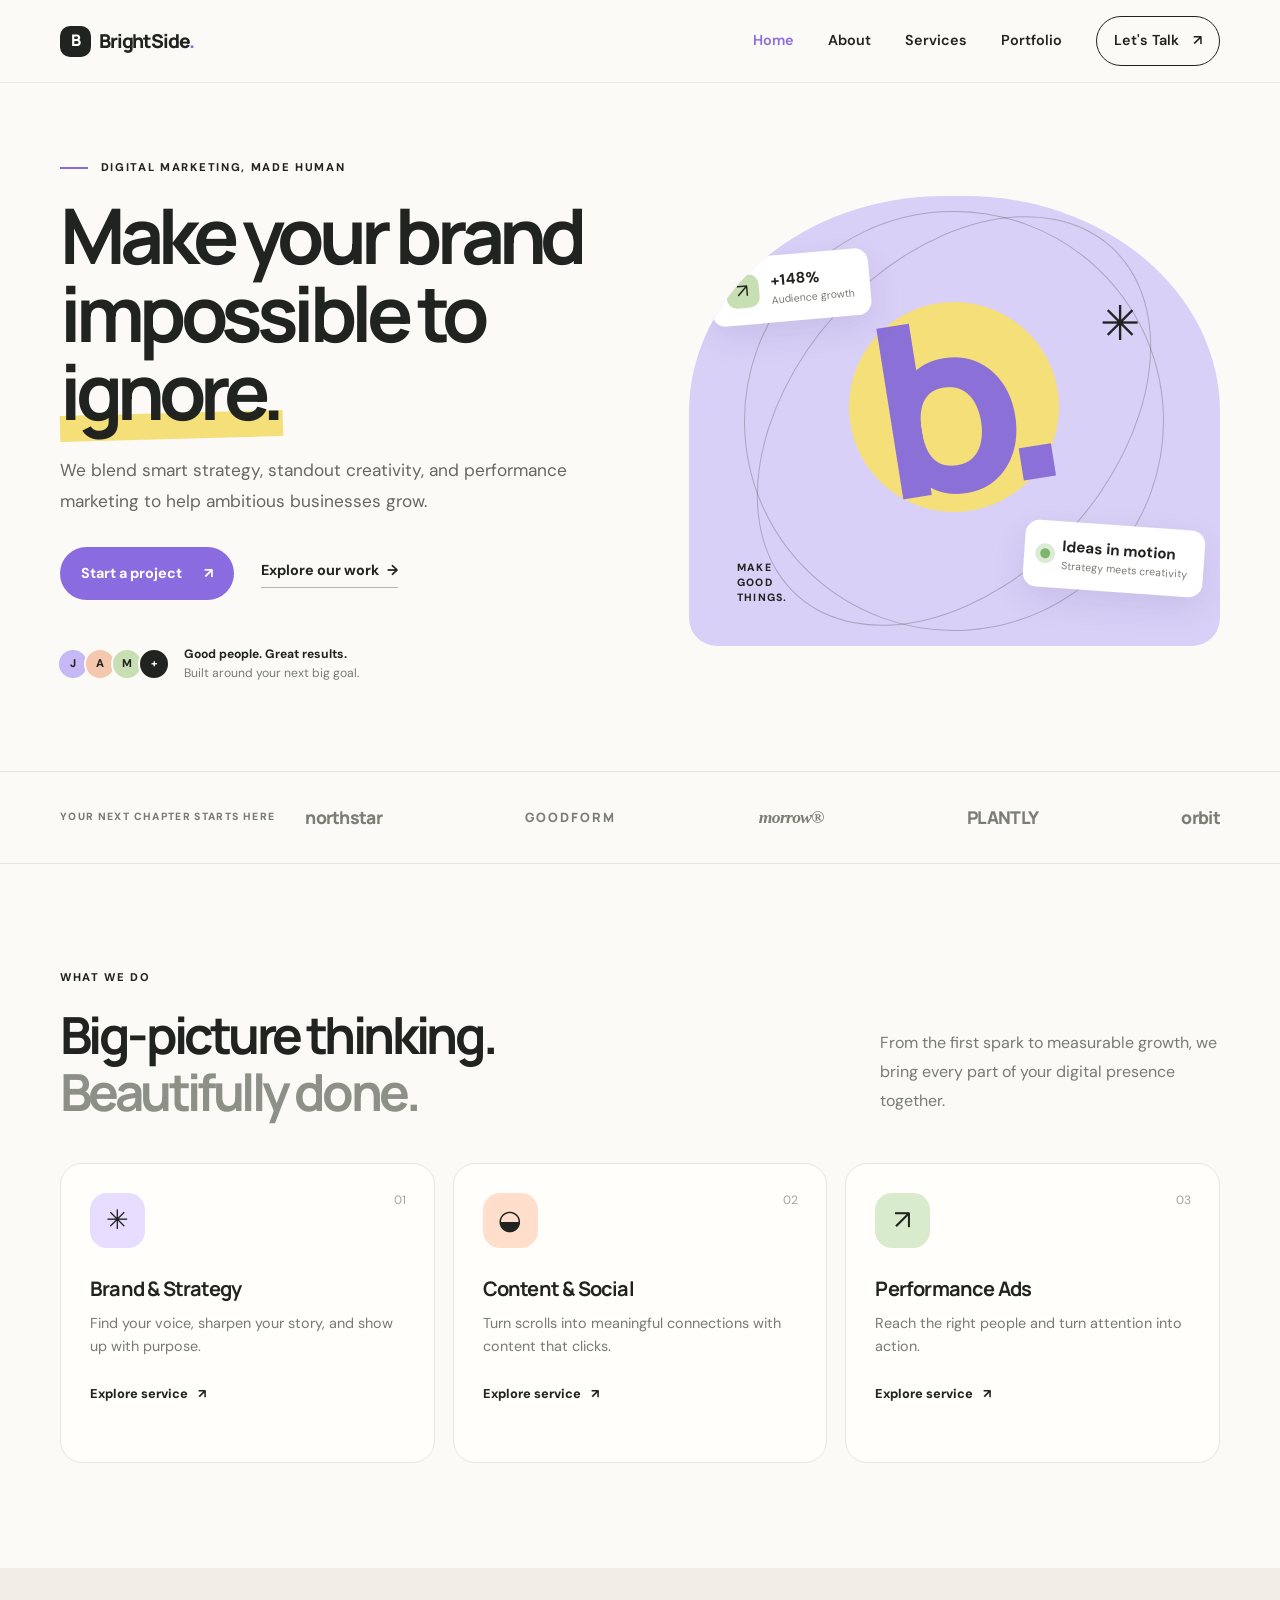
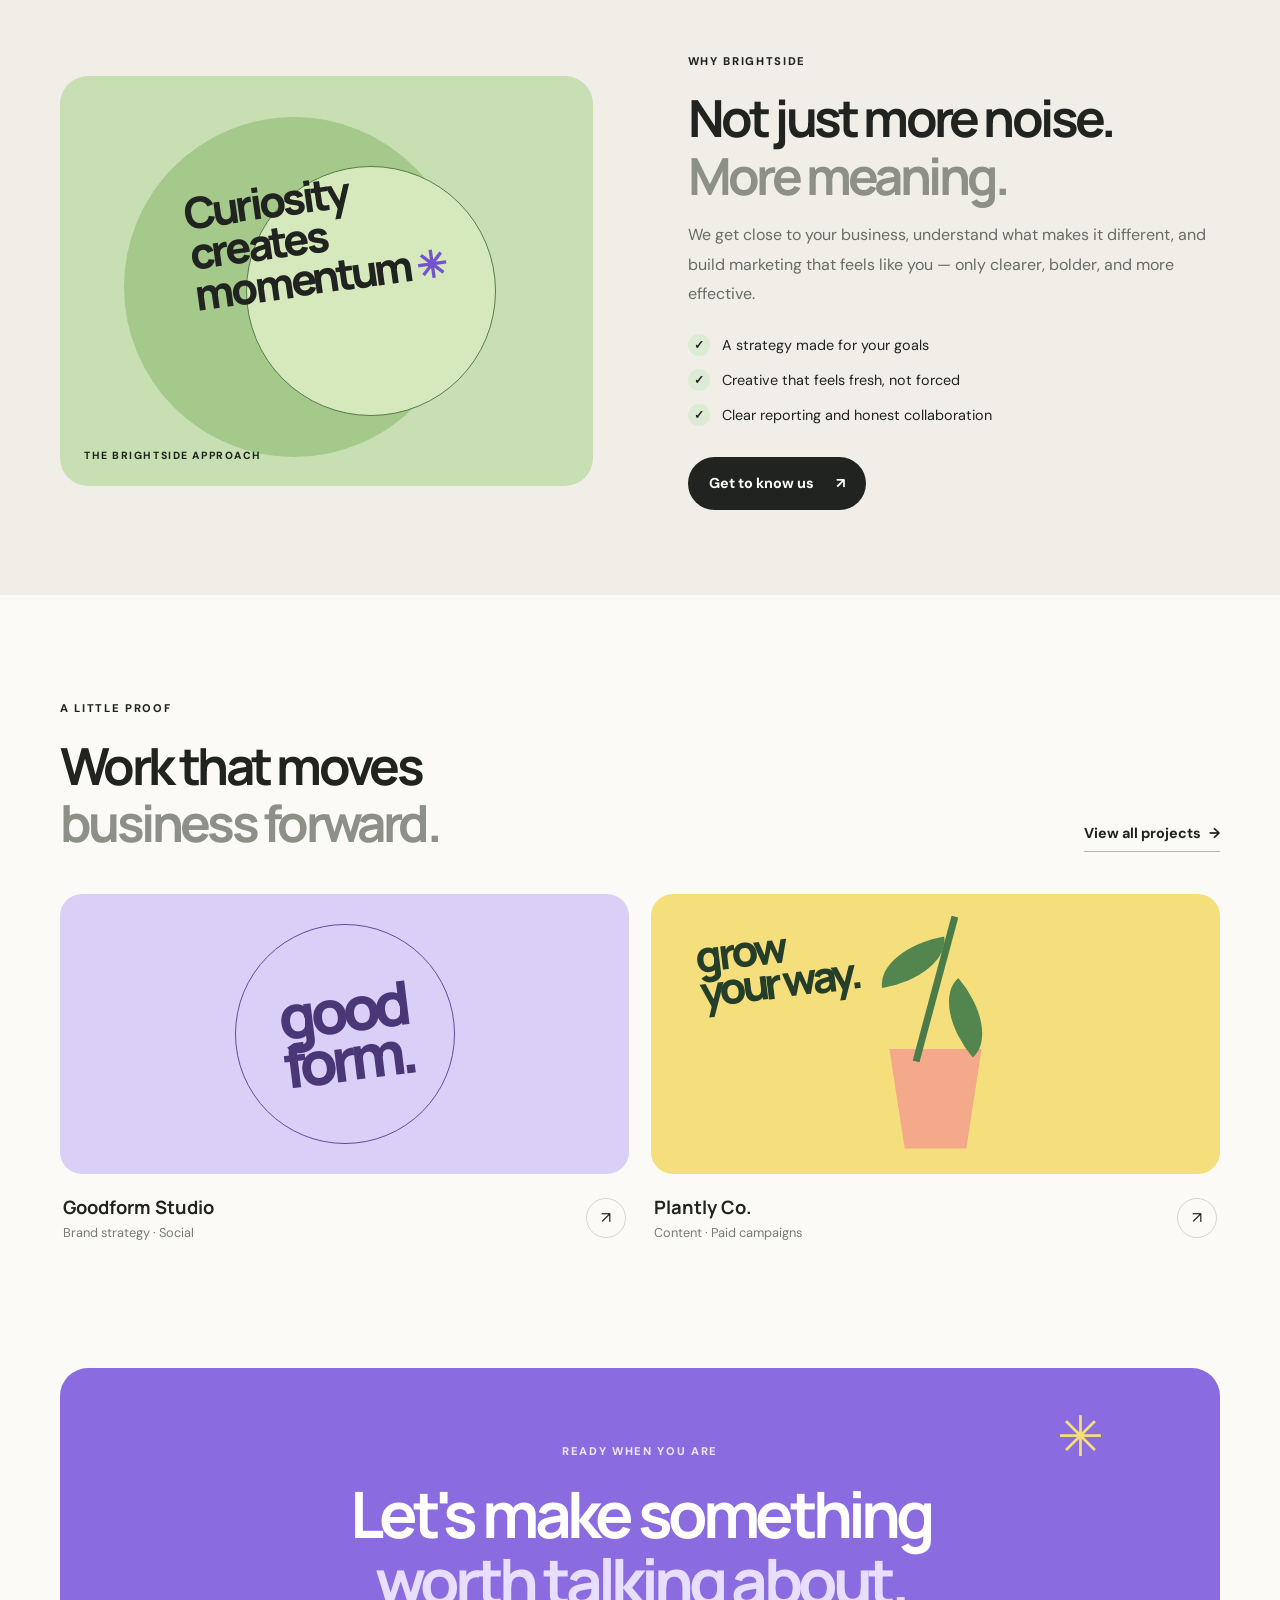
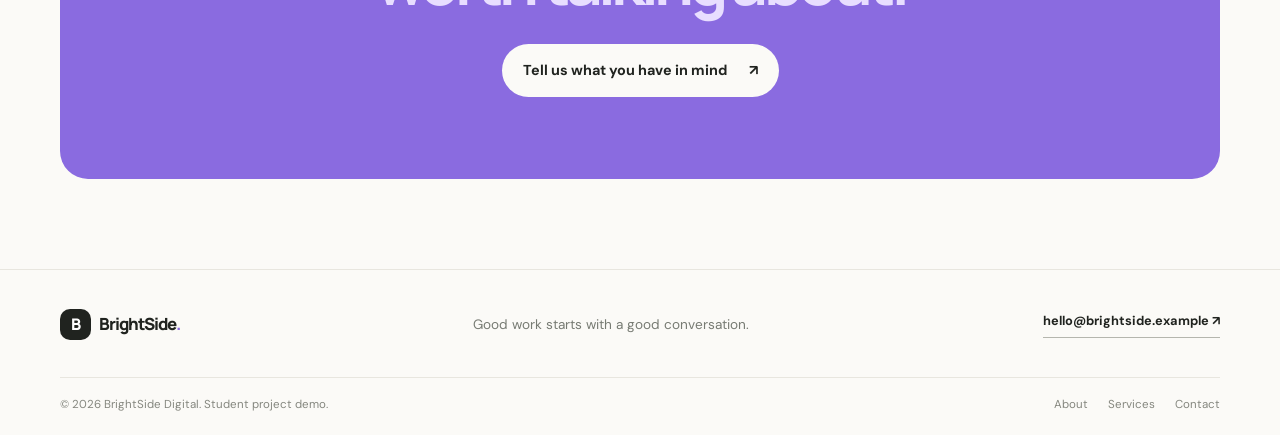
<file: index.html>
<!DOCTYPE html>
<html lang="en">
<head>
  <meta charset="UTF-8">
  <meta name="viewport" content="width=device-width, initial-scale=1.0">
  <meta name="description" content="BrightSide Digital helps businesses grow with strategy, creative design, and performance marketing.">
  <title>BrightSide Digital | Digital Marketing Agency</title>
  <link rel="stylesheet" href="style.css">
</head>
<body>
  <header class="site-header">
    <nav class="navbar container" aria-label="Main navigation">
      <a class="brand" href="index.html"><span class="brand-mark">B</span> BrightSide<span class="brand-dot">.</span></a>
      <input class="menu-toggle" type="checkbox" id="menu-toggle" aria-label="Toggle navigation">
      <label class="menu-button" for="menu-toggle" aria-hidden="true"><span></span><span></span><span></span></label>
      <ul class="nav-links">
        <li><a class="active" href="index.html">Home</a></li>
        <li><a href="about.html">About</a></li>
        <li><a href="services.html">Services</a></li>
        <li><a href="portfolio.html">Portfolio</a></li>
        <li><a class="nav-cta" href="contact.html">Let's Talk <span aria-hidden="true">↗</span></a></li>
      </ul>
    </nav>
  </header>

  <main>
    <section class="hero container">
      <div class="hero-copy">
        <p class="eyebrow"><span class="eyebrow-line"></span> DIGITAL MARKETING, MADE HUMAN</p>
        <h1>Make your brand<br>impossible to <span class="highlight">ignore.</span></h1>
        <p class="hero-description">We blend smart strategy, standout creativity, and performance marketing to help ambitious businesses grow.</p>
        <div class="hero-actions">
          <a class="button button-primary" href="contact.html">Start a project <span aria-hidden="true">↗</span></a>
          <a class="text-link" href="portfolio.html">Explore our work <span aria-hidden="true">→</span></a>
        </div>
        <div class="hero-proof">
          <div class="avatar-stack" aria-hidden="true"><span>J</span><span>A</span><span>M</span><span>+</span></div>
          <p><strong>Good people. Great results.</strong><br><span>Built around your next big goal.</span></p>
        </div>
      </div>
      <div class="hero-art" aria-label="Abstract colorful creative marketing illustration">
        <div class="art-orbit orbit-one"></div><div class="art-orbit orbit-two"></div>
        <div class="art-sun"></div>
        <div class="art-card art-card-top"><span class="mini-icon">↗</span><div><strong>+148%</strong><small>Audience growth</small></div></div>
        <div class="art-card art-card-bottom"><span class="pulse-dot"></span><div><strong>Ideas in motion</strong><small>Strategy meets creativity</small></div></div>
        <div class="art-letter">b.</div>
        <div class="art-star">✳</div>
        <div class="art-caption">MAKE<br>GOOD<br>THINGS.</div>
      </div>
    </section>

    <section class="trust-strip">
      <div class="container trust-inner"><p>YOUR NEXT CHAPTER STARTS HERE</p><div class="trust-names"><span>northstar</span><span>GOODFORM</span><span>morrow®</span><span>PLANTLY</span><span>orbit</span></div></div>
    </section>

    <section class="section container">
      <div class="section-heading">
        <div><p class="eyebrow">WHAT WE DO</p><h2>Big-picture thinking.<br><span class="muted">Beautifully done.</span></h2></div>
        <p class="section-intro">From the first spark to measurable growth, we bring every part of your digital presence together.</p>
      </div>
      <div class="service-grid">
        <article class="service-card"><span class="service-number">01</span><div class="service-icon icon-lilac">✳</div><h3>Brand & Strategy</h3><p>Find your voice, sharpen your story, and show up with purpose.</p><a href="services.html">Explore service <span>↗</span></a></article>
        <article class="service-card"><span class="service-number">02</span><div class="service-icon icon-peach">◒</div><h3>Content & Social</h3><p>Turn scrolls into meaningful connections with content that clicks.</p><a href="services.html">Explore service <span>↗</span></a></article>
        <article class="service-card"><span class="service-number">03</span><div class="service-icon icon-green">↗</div><h3>Performance Ads</h3><p>Reach the right people and turn attention into action.</p><a href="services.html">Explore service <span>↗</span></a></article>
      </div>
    </section>

    <section class="feature-section">
      <div class="container feature-layout">
        <div class="feature-art"><div class="feature-shape shape-one"></div><div class="feature-shape shape-two"></div><div class="feature-note">Curiosity<br>creates<br>momentum <span>✳</span></div><div class="feature-label">THE BRIGHTSIDE APPROACH</div></div>
        <div class="feature-copy"><p class="eyebrow">WHY BRIGHTSIDE</p><h2>Not just more noise.<br><span class="muted">More meaning.</span></h2><p>We get close to your business, understand what makes it different, and build marketing that feels like you — only clearer, bolder, and more effective.</p><ul class="check-list"><li><span>✓</span> A strategy made for your goals</li><li><span>✓</span> Creative that feels fresh, not forced</li><li><span>✓</span> Clear reporting and honest collaboration</li></ul><a class="button button-dark" href="about.html">Get to know us <span>↗</span></a></div>
      </div>
    </section>

    <section class="section container">
      <div class="section-heading"><div><p class="eyebrow">A LITTLE PROOF</p><h2>Work that moves<br><span class="muted">business forward.</span></h2></div><a class="text-link" href="portfolio.html">View all projects <span>→</span></a></div>
      <div class="work-grid">
        <a class="work-card work-lilac" href="portfolio.html"><div class="work-art"><span class="work-circle"></span><span class="work-word">good<br>form.</span></div><div class="work-meta"><div><h3>Goodform Studio</h3><p>Brand strategy · Social</p></div><span class="round-arrow">↗</span></div></a>
        <a class="work-card work-yellow" href="portfolio.html"><div class="work-art"><span class="plant-pot"></span><span class="plant-stem"></span><span class="work-word plant-word">grow<br>your way.</span></div><div class="work-meta"><div><h3>Plantly Co.</h3><p>Content · Paid campaigns</p></div><span class="round-arrow">↗</span></div></a>
      </div>
    </section>

    <section class="cta-section container"><div class="cta-spark">✳</div><p class="eyebrow">READY WHEN YOU ARE</p><h2>Let's make something<br><span>worth talking about.</span></h2><a class="button button-light" href="contact.html">Tell us what you have in mind <span>↗</span></a></section>
  </main>

  <footer class="site-footer"><div class="container footer-top"><a class="brand brand-footer" href="index.html"><span class="brand-mark">B</span> BrightSide<span class="brand-dot">.</span></a><p>Good work starts with a good conversation.</p><a class="text-link" href="mailto:hello@brightside.example">hello@brightside.example ↗</a></div><div class="container footer-bottom"><span>© 2026 BrightSide Digital. Student project demo.</span><div><a href="about.html">About</a><a href="services.html">Services</a><a href="contact.html">Contact</a></div></div></footer>
</body>
</html>
</file>
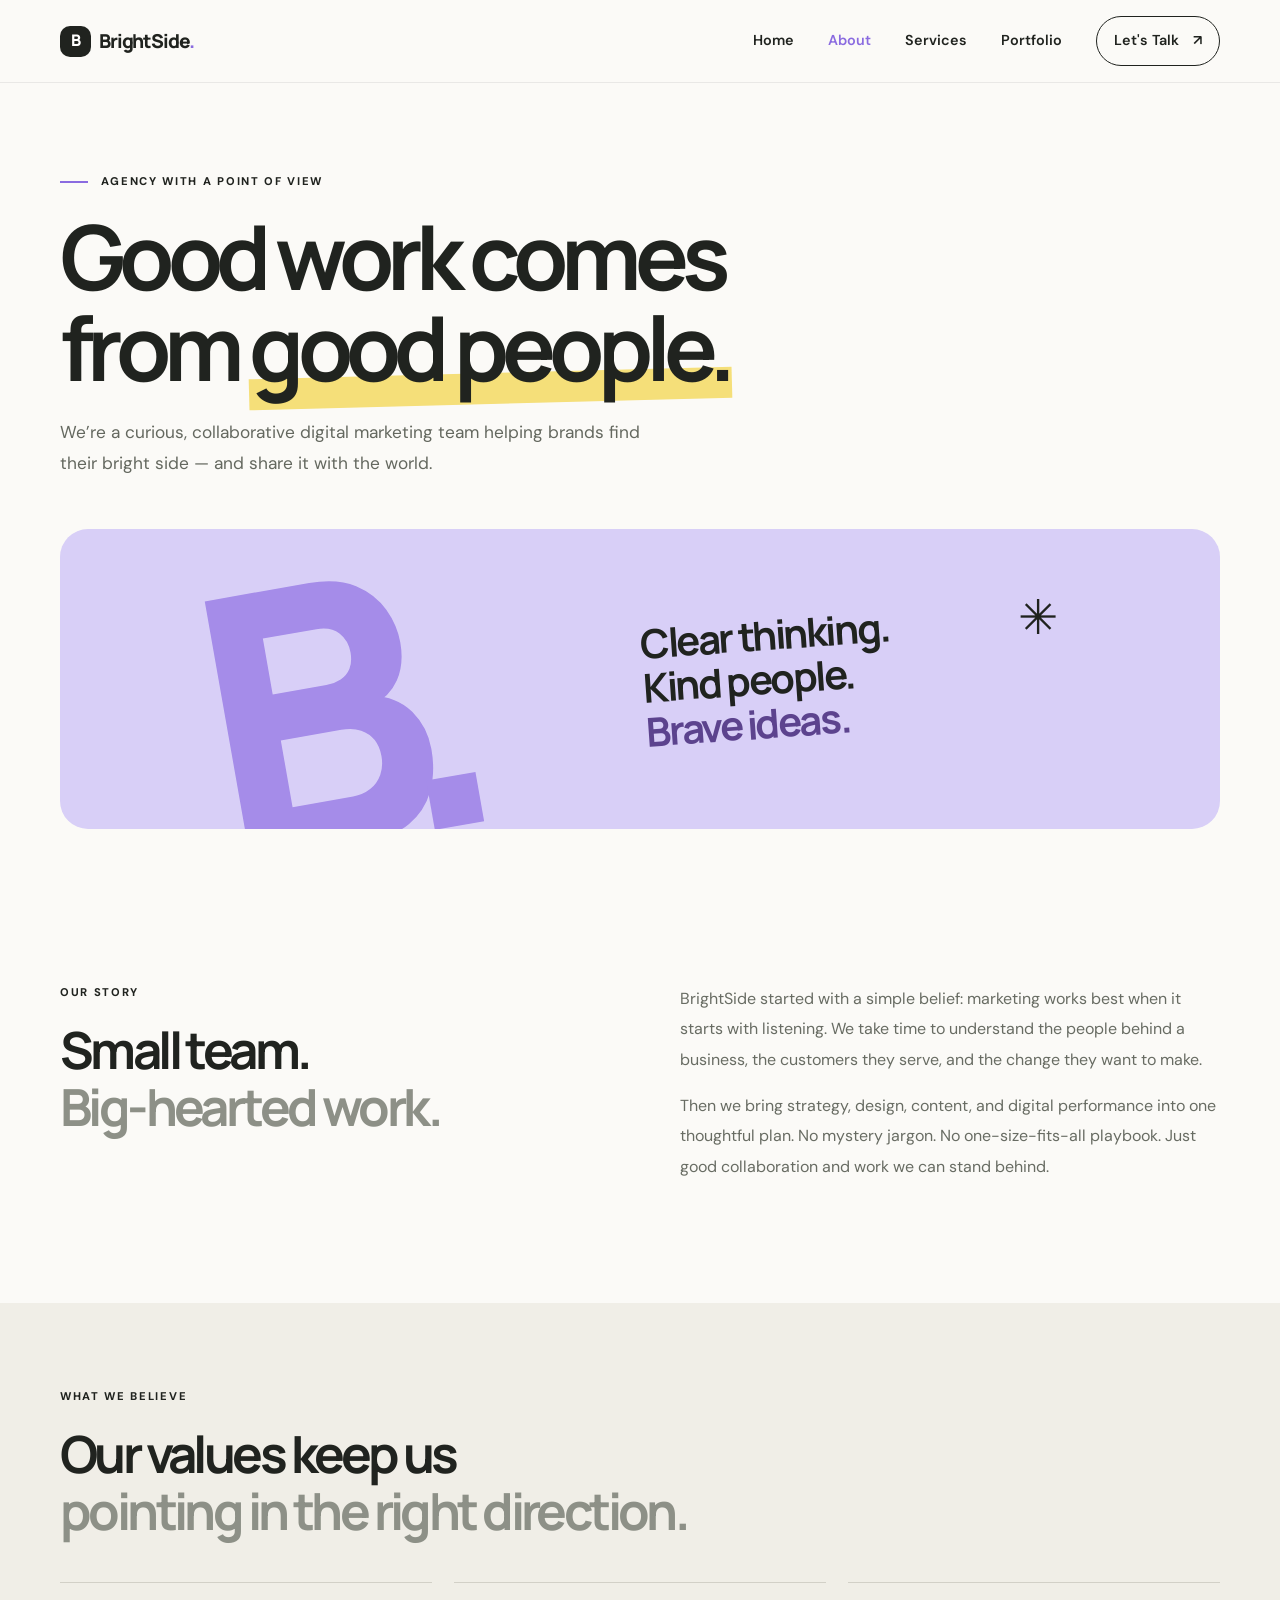
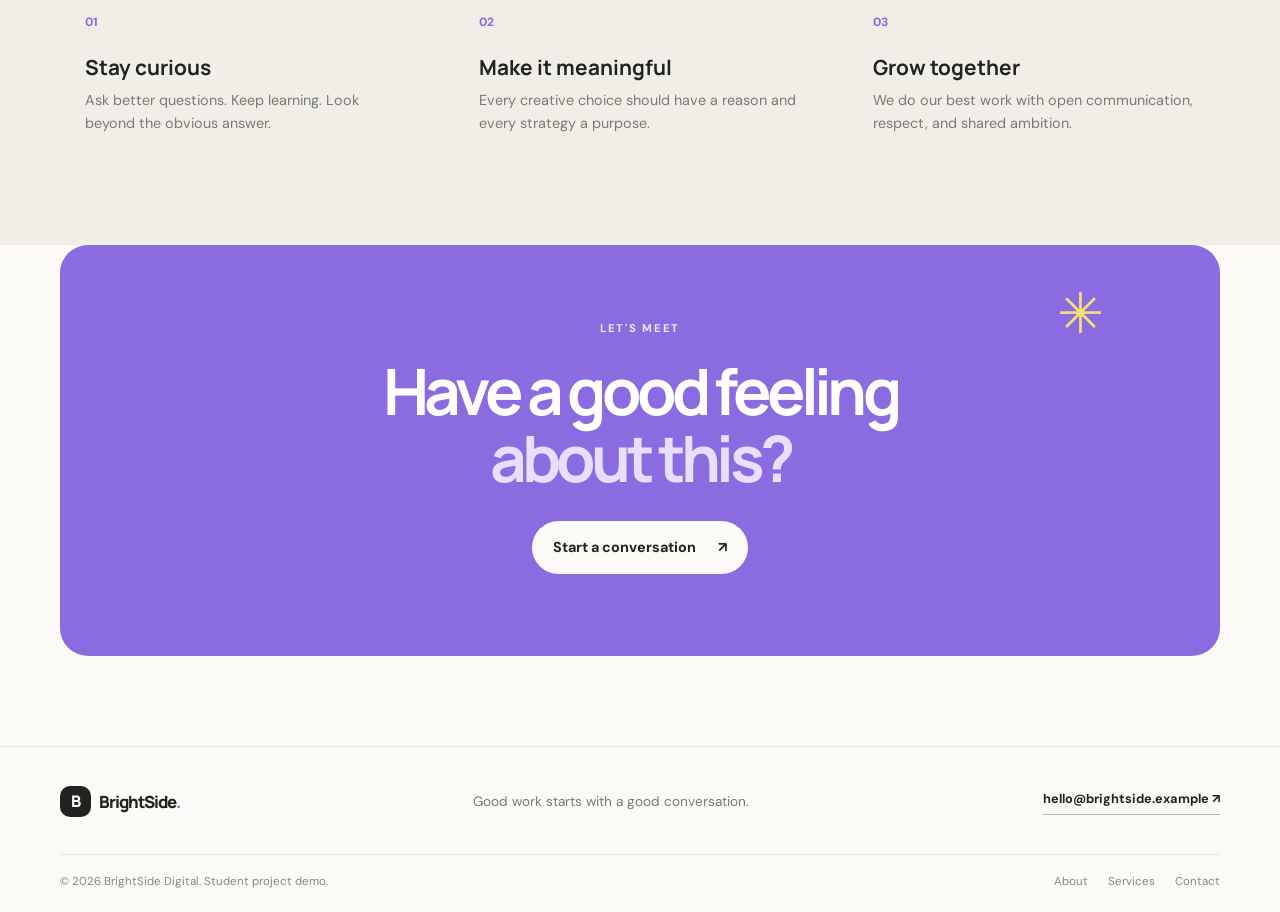
<file: about.html>
<!DOCTYPE html>
<html lang="en">
<head><meta charset="UTF-8"><meta name="viewport" content="width=device-width, initial-scale=1.0"><meta name="description" content="Meet BrightSide Digital, a creative digital marketing agency built around thoughtful strategy and collaboration."><title>About Us | BrightSide Digital</title><link rel="stylesheet" href="style.css"></head>
<body>
<header class="site-header"><nav class="navbar container" aria-label="Main navigation"><a class="brand" href="index.html"><span class="brand-mark">B</span> BrightSide<span class="brand-dot">.</span></a><input class="menu-toggle" type="checkbox" id="menu-toggle" aria-label="Toggle navigation"><label class="menu-button" for="menu-toggle" aria-hidden="true"><span></span><span></span><span></span></label><ul class="nav-links"><li><a href="index.html">Home</a></li><li><a class="active" href="about.html">About</a></li><li><a href="services.html">Services</a></li><li><a href="portfolio.html">Portfolio</a></li><li><a class="nav-cta" href="contact.html">Let's Talk <span>↗</span></a></li></ul></nav></header>
<main><section class="page-hero container"><p class="eyebrow"><span class="eyebrow-line"></span> AGENCY WITH A POINT OF VIEW</p><h1>Good work comes<br>from <span class="highlight">good people.</span></h1><p class="page-lead">We’re a curious, collaborative digital marketing team helping brands find their bright side — and share it with the world.</p><div class="about-banner"><div class="about-banner-shape">B.</div><p>Clear thinking.<br>Kind people.<br><strong>Brave ideas.</strong></p><span class="banner-spark">✳</span></div></section>
<section class="section container about-story"><div><p class="eyebrow">OUR STORY</p><h2>Small team.<br><span class="muted">Big-hearted work.</span></h2></div><div><p>BrightSide started with a simple belief: marketing works best when it starts with listening. We take time to understand the people behind a business, the customers they serve, and the change they want to make.</p><p>Then we bring strategy, design, content, and digital performance into one thoughtful plan. No mystery jargon. No one-size-fits-all playbook. Just good collaboration and work we can stand behind.</p></div></section>
<section class="values-section"><div class="container"><p class="eyebrow">WHAT WE BELIEVE</p><h2>Our values keep us<br><span class="muted">pointing in the right direction.</span></h2><div class="values-grid"><article><span>01</span><h3>Stay curious</h3><p>Ask better questions. Keep learning. Look beyond the obvious answer.</p></article><article><span>02</span><h3>Make it meaningful</h3><p>Every creative choice should have a reason and every strategy a purpose.</p></article><article><span>03</span><h3>Grow together</h3><p>We do our best work with open communication, respect, and shared ambition.</p></article></div></div></section>
<section class="cta-section container"><div class="cta-spark">✳</div><p class="eyebrow">LET'S MEET</p><h2>Have a good feeling<br><span>about this?</span></h2><a class="button button-light" href="contact.html">Start a conversation <span>↗</span></a></section></main>
<footer class="site-footer"><div class="container footer-top"><a class="brand brand-footer" href="index.html"><span class="brand-mark">B</span> BrightSide<span class="brand-dot">.</span></a><p>Good work starts with a good conversation.</p><a class="text-link" href="mailto:hello@brightside.example">hello@brightside.example ↗</a></div><div class="container footer-bottom"><span>© 2026 BrightSide Digital. Student project demo.</span><div><a href="about.html">About</a><a href="services.html">Services</a><a href="contact.html">Contact</a></div></div></footer>
</body></html>
</file>
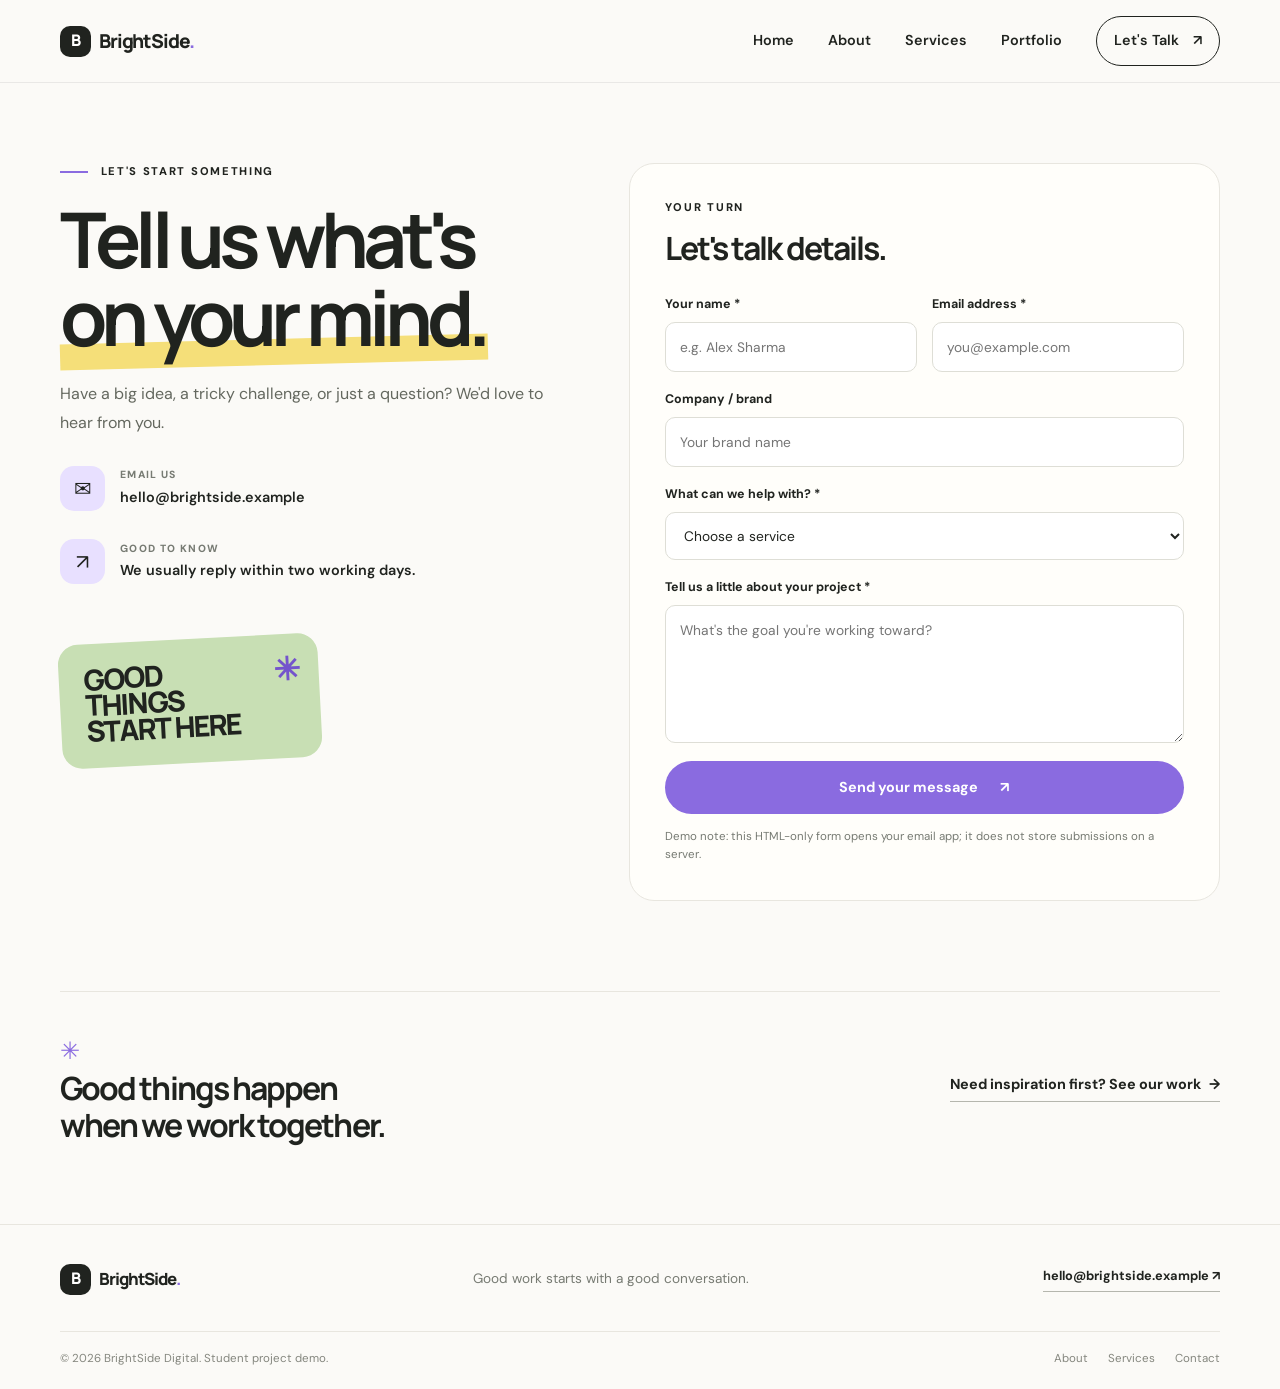
<file: contact.html>
<!DOCTYPE html>
<html lang="en">
<head><meta charset="UTF-8"><meta name="viewport" content="width=device-width, initial-scale=1.0"><meta name="description" content="Contact BrightSide Digital to talk about your brand, content, or digital marketing goals."><title>Contact | BrightSide Digital</title><link rel="stylesheet" href="style.css"></head>
<body>
<header class="site-header"><nav class="navbar container" aria-label="Main navigation"><a class="brand" href="index.html"><span class="brand-mark">B</span> BrightSide<span class="brand-dot">.</span></a><input class="menu-toggle" type="checkbox" id="menu-toggle" aria-label="Toggle navigation"><label class="menu-button" for="menu-toggle" aria-hidden="true"><span></span><span></span><span></span></label><ul class="nav-links"><li><a href="index.html">Home</a></li><li><a href="about.html">About</a></li><li><a href="services.html">Services</a></li><li><a href="portfolio.html">Portfolio</a></li><li><a class="nav-cta active-cta" href="contact.html">Let's Talk <span>↗</span></a></li></ul></nav></header>
<main><section class="contact-layout container"><div class="contact-copy"><p class="eyebrow"><span class="eyebrow-line"></span> LET'S START SOMETHING</p><h1>Tell us what's<br><span class="highlight">on your mind.</span></h1><p class="page-lead">Have a big idea, a tricky challenge, or just a question? We'd love to hear from you.</p><div class="contact-detail"><span class="contact-symbol">✉</span><div><small>EMAIL US</small><a href="mailto:hello@brightside.example">hello@brightside.example</a></div></div><div class="contact-detail"><span class="contact-symbol">↗</span><div><small>GOOD TO KNOW</small><p>We usually reply within two working days.</p></div></div><div class="contact-decoration">GOOD<br>THINGS<br>START HERE <span>✳</span></div></div>
<form class="contact-form" action="mailto:hello@brightside.example" method="post" enctype="text/plain"><p class="eyebrow">YOUR TURN</p><h2>Let's talk details.</h2><div class="form-row"><div class="form-field"><label for="name">Your name *</label><input id="name" name="Name" type="text" placeholder="e.g. Alex Sharma" required></div><div class="form-field"><label for="email">Email address *</label><input id="email" name="Email" type="email" placeholder="you@example.com" required></div></div><div class="form-field"><label for="company">Company / brand</label><input id="company" name="Company" type="text" placeholder="Your brand name"></div><div class="form-field"><label for="service">What can we help with? *</label><select id="service" name="Service" required><option value="" disabled selected>Choose a service</option><option>Brand & Strategy</option><option>Content & Social Media</option><option>Performance Marketing</option><option>Web & Analytics</option><option>Something else</option></select></div><div class="form-field"><label for="message">Tell us a little about your project *</label><textarea id="message" name="Message" rows="5" placeholder="What's the goal you're working toward?" required></textarea></div><button class="button button-primary submit-button" type="submit">Send your message <span>↗</span></button><p class="form-note">Demo note: this HTML-only form opens your email app; it does not store submissions on a server.</p></form></section>
<section class="contact-bottom container"><div><span class="contact-star">✳</span><h2>Good things happen<br>when we work together.</h2></div><a class="text-link" href="portfolio.html">Need inspiration first? See our work <span>→</span></a></section></main>
<footer class="site-footer"><div class="container footer-top"><a class="brand brand-footer" href="index.html"><span class="brand-mark">B</span> BrightSide<span class="brand-dot">.</span></a><p>Good work starts with a good conversation.</p><a class="text-link" href="mailto:hello@brightside.example">hello@brightside.example ↗</a></div><div class="container footer-bottom"><span>© 2026 BrightSide Digital. Student project demo.</span><div><a href="about.html">About</a><a href="services.html">Services</a><a href="contact.html">Contact</a></div></div></footer>
</body></html>
</file>
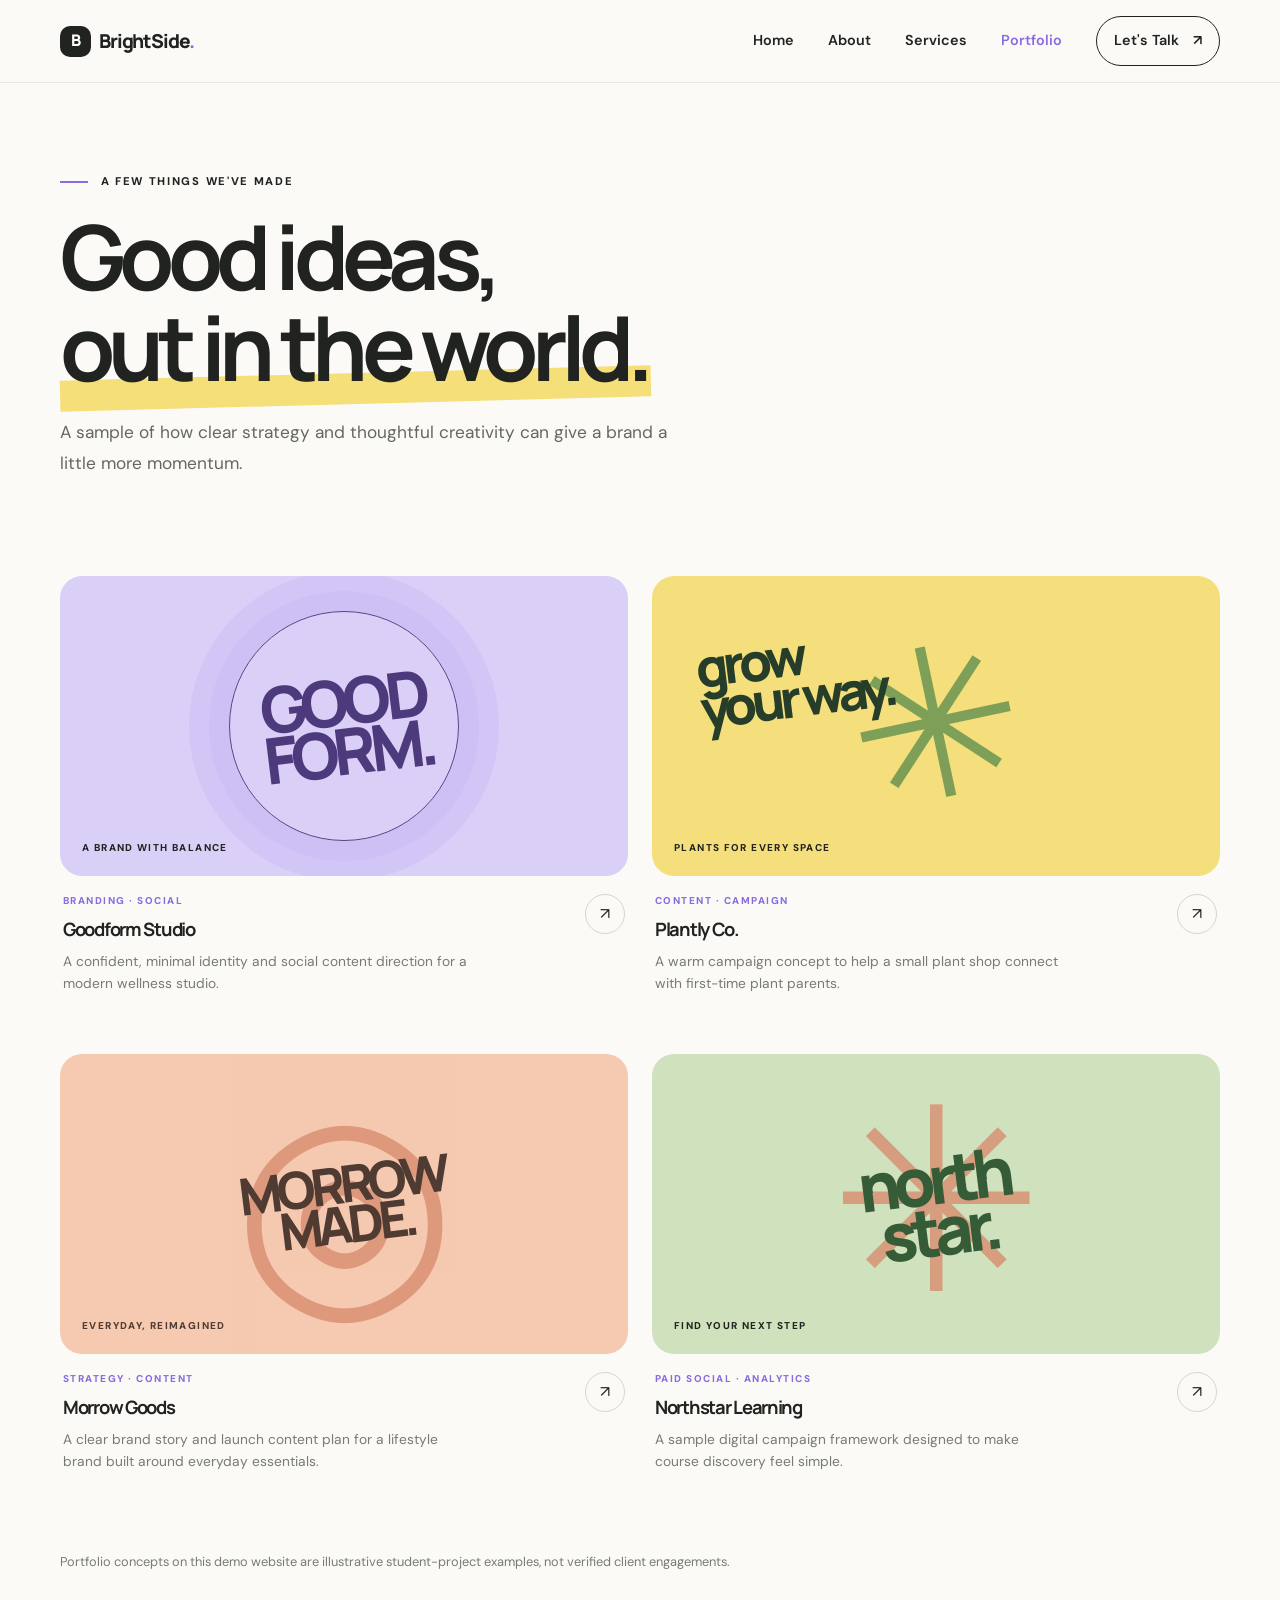
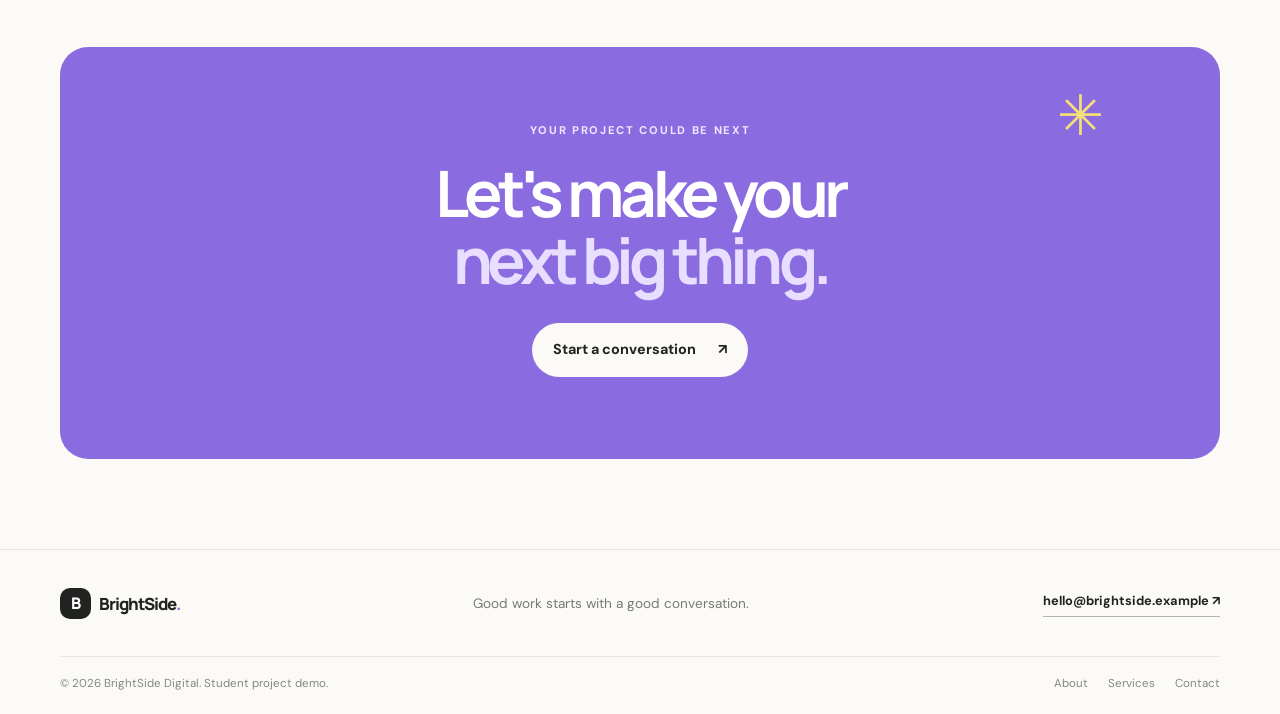
<file: portfolio.html>
<!DOCTYPE html>
<html lang="en">
<head><meta charset="UTF-8"><meta name="viewport" content="width=device-width, initial-scale=1.0"><meta name="description" content="Explore sample digital marketing projects and creative campaigns from BrightSide Digital."><title>Portfolio | BrightSide Digital</title><link rel="stylesheet" href="style.css"></head>
<body>
<header class="site-header"><nav class="navbar container" aria-label="Main navigation"><a class="brand" href="index.html"><span class="brand-mark">B</span> BrightSide<span class="brand-dot">.</span></a><input class="menu-toggle" type="checkbox" id="menu-toggle" aria-label="Toggle navigation"><label class="menu-button" for="menu-toggle" aria-hidden="true"><span></span><span></span><span></span></label><ul class="nav-links"><li><a href="index.html">Home</a></li><li><a href="about.html">About</a></li><li><a href="services.html">Services</a></li><li><a class="active" href="portfolio.html">Portfolio</a></li><li><a class="nav-cta" href="contact.html">Let's Talk <span>↗</span></a></li></ul></nav></header>
<main><section class="page-hero container"><p class="eyebrow"><span class="eyebrow-line"></span> A FEW THINGS WE'VE MADE</p><h1>Good ideas,<br><span class="highlight">out in the world.</span></h1><p class="page-lead">A sample of how clear strategy and thoughtful creativity can give a brand a little more momentum.</p></section>
<section class="section container portfolio-grid"><article class="portfolio-item"><div class="portfolio-visual visual-lilac"><span class="visual-sun"></span><span class="visual-type">GOOD<br>FORM.</span><span class="visual-small">A BRAND WITH BALANCE</span></div><div class="portfolio-info"><div><p class="eyebrow">BRANDING · SOCIAL</p><h2>Goodform Studio</h2><p>A confident, minimal identity and social content direction for a modern wellness studio.</p></div><span class="round-arrow">↗</span></div></article>
<article class="portfolio-item"><div class="portfolio-visual visual-yellow"><span class="plant-graphic">✳</span><span class="visual-type">grow<br>your way.</span><span class="visual-small">PLANTS FOR EVERY SPACE</span></div><div class="portfolio-info"><div><p class="eyebrow">CONTENT · CAMPAIGN</p><h2>Plantly Co.</h2><p>A warm campaign concept to help a small plant shop connect with first-time plant parents.</p></div><span class="round-arrow">↗</span></div></article>
<article class="portfolio-item"><div class="portfolio-visual visual-peach"><span class="orbit-graphic">◎</span><span class="visual-type dark-type">MORROW<br>MADE.</span><span class="visual-small dark-type">EVERYDAY, REIMAGINED</span></div><div class="portfolio-info"><div><p class="eyebrow">STRATEGY · CONTENT</p><h2>Morrow Goods</h2><p>A clear brand story and launch content plan for a lifestyle brand built around everyday essentials.</p></div><span class="round-arrow">↗</span></div></article>
<article class="portfolio-item"><div class="portfolio-visual visual-green"><span class="orbit-graphic">✳</span><span class="visual-type">north<br>star.</span><span class="visual-small">FIND YOUR NEXT STEP</span></div><div class="portfolio-info"><div><p class="eyebrow">PAID SOCIAL · ANALYTICS</p><h2>Northstar Learning</h2><p>A sample digital campaign framework designed to make course discovery feel simple.</p></div><span class="round-arrow">↗</span></div></article></section>
<p class="portfolio-note container">Portfolio concepts on this demo website are illustrative student-project examples, not verified client engagements.</p>
<section class="cta-section container"><div class="cta-spark">✳</div><p class="eyebrow">YOUR PROJECT COULD BE NEXT</p><h2>Let's make your<br><span>next big thing.</span></h2><a class="button button-light" href="contact.html">Start a conversation <span>↗</span></a></section></main>
<footer class="site-footer"><div class="container footer-top"><a class="brand brand-footer" href="index.html"><span class="brand-mark">B</span> BrightSide<span class="brand-dot">.</span></a><p>Good work starts with a good conversation.</p><a class="text-link" href="mailto:hello@brightside.example">hello@brightside.example ↗</a></div><div class="container footer-bottom"><span>© 2026 BrightSide Digital. Student project demo.</span><div><a href="about.html">About</a><a href="services.html">Services</a><a href="contact.html">Contact</a></div></div></footer>
</body></html>
</file>
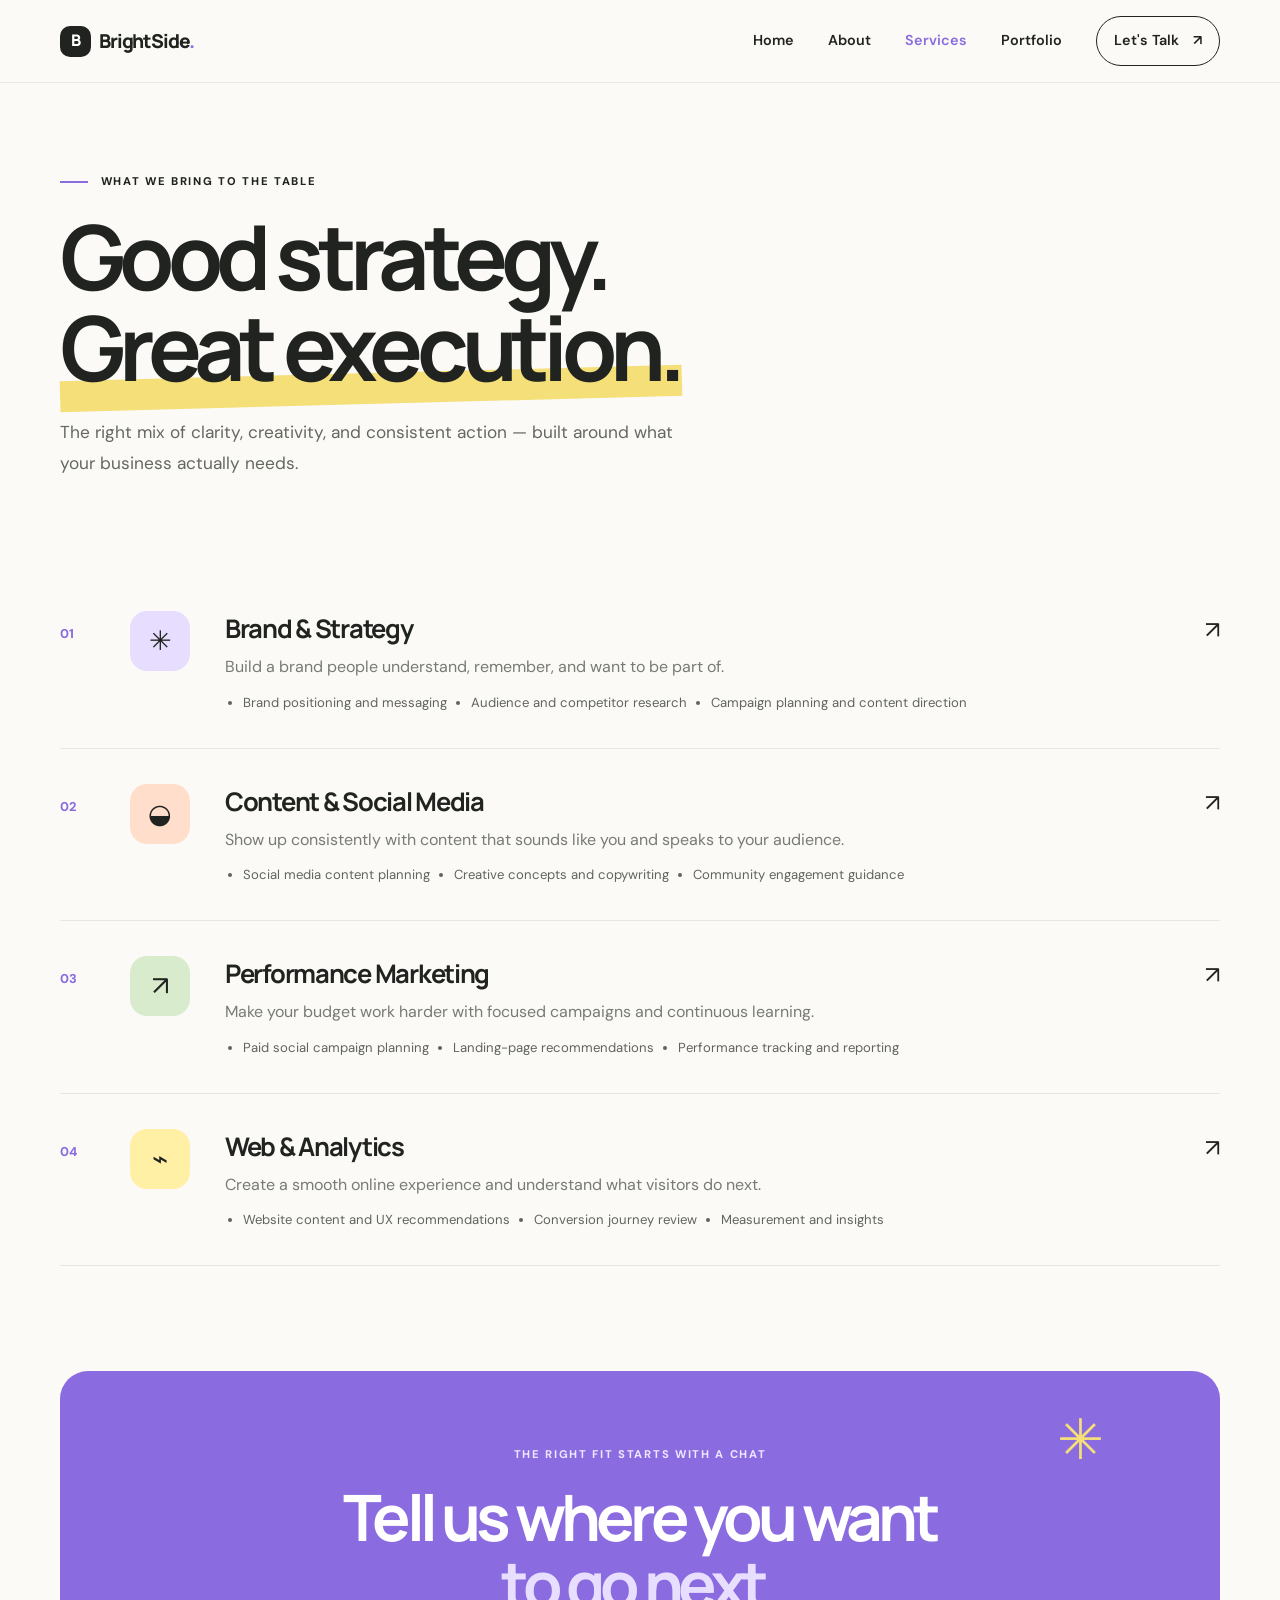
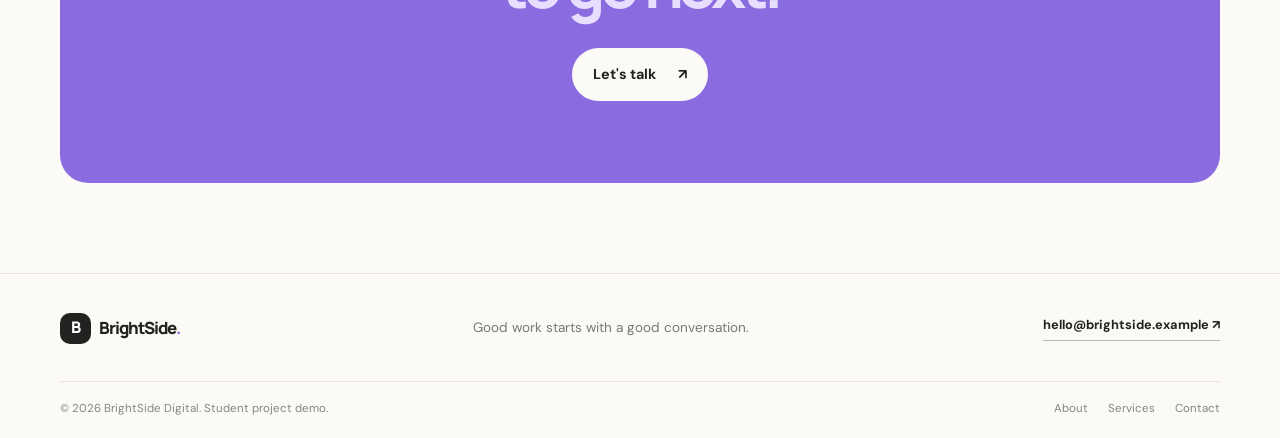
<file: services.html>
<!DOCTYPE html>
<html lang="en">
<head><meta charset="UTF-8"><meta name="viewport" content="width=device-width, initial-scale=1.0"><meta name="description" content="Explore BrightSide Digital services: brand strategy, social content, digital advertising, and analytics."><title>Services | BrightSide Digital</title><link rel="stylesheet" href="style.css"></head>
<body>
<header class="site-header"><nav class="navbar container" aria-label="Main navigation"><a class="brand" href="index.html"><span class="brand-mark">B</span> BrightSide<span class="brand-dot">.</span></a><input class="menu-toggle" type="checkbox" id="menu-toggle" aria-label="Toggle navigation"><label class="menu-button" for="menu-toggle" aria-hidden="true"><span></span><span></span><span></span></label><ul class="nav-links"><li><a href="index.html">Home</a></li><li><a href="about.html">About</a></li><li><a class="active" href="services.html">Services</a></li><li><a href="portfolio.html">Portfolio</a></li><li><a class="nav-cta" href="contact.html">Let's Talk <span>↗</span></a></li></ul></nav></header>
<main><section class="page-hero container"><p class="eyebrow"><span class="eyebrow-line"></span> WHAT WE BRING TO THE TABLE</p><h1>Good strategy.<br><span class="highlight">Great execution.</span></h1><p class="page-lead">The right mix of clarity, creativity, and consistent action — built around what your business actually needs.</p></section>
<section class="section container services-list"><article class="service-detail"><div class="detail-index">01</div><div class="detail-icon icon-lilac">✳</div><div><h2>Brand & Strategy</h2><p>Build a brand people understand, remember, and want to be part of.</p><ul><li>Brand positioning and messaging</li><li>Audience and competitor research</li><li>Campaign planning and content direction</li></ul></div><span class="detail-arrow">↗</span></article>
<article class="service-detail"><div class="detail-index">02</div><div class="detail-icon icon-peach">◒</div><div><h2>Content & Social Media</h2><p>Show up consistently with content that sounds like you and speaks to your audience.</p><ul><li>Social media content planning</li><li>Creative concepts and copywriting</li><li>Community engagement guidance</li></ul></div><span class="detail-arrow">↗</span></article>
<article class="service-detail"><div class="detail-index">03</div><div class="detail-icon icon-green">↗</div><div><h2>Performance Marketing</h2><p>Make your budget work harder with focused campaigns and continuous learning.</p><ul><li>Paid social campaign planning</li><li>Landing-page recommendations</li><li>Performance tracking and reporting</li></ul></div><span class="detail-arrow">↗</span></article>
<article class="service-detail"><div class="detail-index">04</div><div class="detail-icon icon-yellow">⌁</div><div><h2>Web & Analytics</h2><p>Create a smooth online experience and understand what visitors do next.</p><ul><li>Website content and UX recommendations</li><li>Conversion journey review</li><li>Measurement and insights</li></ul></div><span class="detail-arrow">↗</span></article></section>
<section class="cta-section container"><div class="cta-spark">✳</div><p class="eyebrow">THE RIGHT FIT STARTS WITH A CHAT</p><h2>Tell us where you want<br><span>to go next.</span></h2><a class="button button-light" href="contact.html">Let's talk <span>↗</span></a></section></main>
<footer class="site-footer"><div class="container footer-top"><a class="brand brand-footer" href="index.html"><span class="brand-mark">B</span> BrightSide<span class="brand-dot">.</span></a><p>Good work starts with a good conversation.</p><a class="text-link" href="mailto:hello@brightside.example">hello@brightside.example ↗</a></div><div class="container footer-bottom"><span>© 2026 BrightSide Digital. Student project demo.</span><div><a href="about.html">About</a><a href="services.html">Services</a><a href="contact.html">Contact</a></div></div></footer>
</body></html>
</file>
<file: style.css>
@import url('https://fonts.googleapis.com/css2?family=DM+Sans:wght@400;500;600;700&family=Manrope:wght@400;500;600;700;800&display=swap');

:root{--ink:#20231f;--muted:#777b73;--paper:#fbfaf7;--line:#e8e6df;--purple:#c6b7f5;--green:#c8dfb4;--peach:#f5c7ad;--yellow:#f5df79;--radius:22px;--max:1160px}
*{box-sizing:border-box}html{scroll-behavior:smooth}body{margin:0;background:var(--paper);color:var(--ink);font-family:"DM Sans",Arial,sans-serif;line-height:1.6}a{color:inherit;text-decoration:none}button,input,textarea,select{font:inherit}.container{width:min(var(--max),calc(100% - 48px));margin-inline:auto}.site-header{border-bottom:1px solid rgba(32,35,31,.08);position:relative;z-index:5;background:rgba(251,250,247,.95)}.navbar{min-height:82px;display:flex;align-items:center;justify-content:space-between;gap:24px}.brand{display:inline-flex;align-items:center;gap:8px;font-family:Manrope,sans-serif;font-size:1.2rem;font-weight:800;letter-spacing:-.06em;white-space:nowrap}.brand-mark{display:grid;place-items:center;width:31px;height:31px;background:var(--ink);color:white;border-radius:10px;font-size:1rem;letter-spacing:-.05em}.brand-dot{color:#8a6be0;margin-left:-8px}.nav-links{list-style:none;display:flex;align-items:center;gap:34px;padding:0;margin:0;font-size:.9rem;font-weight:600}.nav-links a:not(.nav-cta){transition:color .2s}.nav-links a:hover,.nav-links a.active{color:#8a6be0}.nav-cta{padding:12px 17px;border:1px solid var(--ink);border-radius:100px;display:inline-flex;gap:14px;align-items:center}.nav-cta:hover{background:var(--ink);color:white}.menu-toggle,.menu-button{display:none}
.hero{display:grid;grid-template-columns:1.05fr .95fr;align-items:center;gap:42px;padding-top:76px;padding-bottom:88px;min-height:620px}.eyebrow{font-size:.7rem;font-weight:800;letter-spacing:.15em;line-height:1.5;margin:0 0 20px}.eyebrow-line{display:inline-block;width:28px;height:2px;background:#8a6be0;vertical-align:middle;margin-right:8px}.hero h1,.page-hero h1,.contact-copy h1{font-family:Manrope,sans-serif;font-size:clamp(3.2rem,6vw,5.7rem);line-height:1.02;letter-spacing:-.075em;font-weight:700;margin:0 0 24px}.highlight{position:relative;z-index:0;white-space:nowrap}.highlight:after{content:"";position:absolute;z-index:-1;left:0;right:-3px;bottom:4px;height:25%;background:var(--yellow);transform:rotate(-1.5deg)}.hero-description,.page-lead{max-width:510px;color:#64685f;font-size:1.08rem;line-height:1.8}.hero-actions{display:flex;align-items:center;gap:27px;margin-top:30px}.button{display:inline-flex;align-items:center;justify-content:center;gap:22px;padding:15px 21px;border-radius:100px;font-weight:700;font-size:.9rem;border:0;cursor:pointer;transition:transform .2s,background .2s}.button:hover{transform:translateY(-2px)}.button-primary{background:#8a6be0;color:white}.button-primary:hover{background:#7454cc}.button-dark{background:var(--ink);color:white}.button-light{background:var(--paper);color:var(--ink)}.text-link{font-size:.9rem;font-weight:700;border-bottom:1px solid #b5b6ae;padding-bottom:5px}.text-link span{margin-left:5px}.hero-proof{display:flex;align-items:center;gap:14px;margin-top:45px}.avatar-stack{display:flex;padding-left:2px}.avatar-stack span{width:32px;height:32px;display:grid;place-items:center;border:2px solid var(--paper);border-radius:50%;margin-left:-5px;background:var(--purple);font-size:.7rem;font-weight:800}.avatar-stack span:nth-child(2){background:var(--peach)}.avatar-stack span:nth-child(3){background:var(--green)}.avatar-stack span:nth-child(4){background:var(--ink);color:white}.hero-proof p{font-size:.76rem;line-height:1.55;margin:0}.hero-proof p span{color:var(--muted)}
.hero-art{position:relative;min-height:450px;overflow:hidden;border-radius:48% 48% 28px 28px;background:#d9d0f7;isolation:isolate}.art-orbit{position:absolute;border:1px solid rgba(32,35,31,.25);border-radius:50%;width:420px;height:420px;left:50%;top:50%;transform:translate(-50%,-50%) rotate(-25deg)}.orbit-two{width:320px;height:470px;transform:translate(-50%,-50%) rotate(42deg)}.art-sun{position:absolute;width:210px;height:210px;background:var(--yellow);border-radius:50%;left:50%;top:47%;transform:translate(-50%,-50%)}.art-letter{position:absolute;left:50%;top:45%;transform:translate(-50%,-50%) rotate(-9deg);font:800 15rem/.8 Manrope,sans-serif;letter-spacing:-.12em;color:#8b70d8}.art-star{position:absolute;right:15%;top:20%;font-size:3rem;color:var(--ink);animation:slow-spin 18s linear infinite}.art-card{position:absolute;display:flex;align-items:center;gap:12px;background:white;border-radius:14px;padding:13px 16px;box-shadow:0 12px 32px #4b3b7b1c;z-index:2}.art-card strong,.art-card small{display:block}.art-card strong{font-size:.95rem}.art-card small{font-size:.65rem;color:var(--muted)}.art-card-top{top:13%;left:4%;transform:rotate(-5deg)}.art-card-bottom{bottom:12%;right:3%;transform:rotate(4deg)}.mini-icon{background:var(--green);width:33px;height:33px;display:grid;place-items:center;border-radius:10px;font-size:1.2rem}.pulse-dot{width:10px;height:10px;border-radius:50%;background:#7bb66b;box-shadow:0 0 0 5px #dcebd5}.art-caption{position:absolute;bottom:9%;left:9%;font-size:.66rem;font-weight:800;letter-spacing:.12em;line-height:1.4}
.trust-strip{border-block:1px solid var(--line);padding:27px 0}.trust-inner{display:flex;align-items:center;justify-content:space-between;gap:30px}.trust-inner>p{font-size:.65rem;letter-spacing:.13em;font-weight:800;color:var(--muted);white-space:nowrap}.trust-names{display:flex;align-items:center;justify-content:space-between;gap:35px;flex:1;font-family:Manrope,sans-serif;font-size:1.1rem;font-weight:800;letter-spacing:-.04em;color:#7b7e75}.trust-names span:nth-child(2){letter-spacing:.15em;font-size:.8rem}.trust-names span:nth-child(3){font-family:Georgia,serif;font-style:italic}
.section{padding-top:105px;padding-bottom:105px}.section-heading{display:flex;align-items:end;justify-content:space-between;gap:40px;margin-bottom:42px}.section h2,.feature-copy h2,.values-section h2{font:700 clamp(2.3rem,4vw,3.6rem)/1.12 Manrope,sans-serif;letter-spacing:-.07em;margin:0}.muted{color:#8d9087}.section-intro{max-width:340px;color:var(--muted);margin:0 0 5px;line-height:1.8}.service-grid{display:grid;grid-template-columns:repeat(3,1fr);gap:18px}.service-card{position:relative;border:1px solid var(--line);border-radius:var(--radius);padding:29px;min-height:300px;background:#fffefa;transition:transform .25s,box-shadow .25s}.service-card:hover{transform:translateY(-5px);box-shadow:0 16px 36px #25251b0a}.service-number{position:absolute;top:27px;right:28px;color:#a2a49c;font-size:.75rem}.service-icon,.detail-icon{display:grid;place-items:center;width:55px;height:55px;border-radius:17px;font-size:1.7rem;margin-bottom:27px}.icon-lilac{background:#e6ddff}.icon-peach{background:#ffdfcc}.icon-green{background:#d9ebcd}.icon-yellow{background:#fff0a6}.service-card h3{font:700 1.25rem Manrope,sans-serif;letter-spacing:-.04em;margin:0 0 10px}.service-card p{color:var(--muted);font-size:.9rem;margin:0 0 22px}.service-card>a{font-size:.8rem;font-weight:800}.service-card>a span{margin-left:7px}
.feature-section{background:#f0eee7;padding:85px 0}.feature-layout{display:grid;grid-template-columns:1fr 1fr;align-items:center;gap:95px}.feature-art{position:relative;min-height:410px;background:var(--green);border-radius:28px;overflow:hidden}.feature-shape{position:absolute;width:340px;height:340px;border-radius:50%;left:12%;top:10%;background:#a4c98a}.shape-two{width:250px;height:250px;left:35%;top:22%;background:#d6e9bd;border:1px solid #557d4a}.feature-note{position:absolute;top:24%;left:24%;font:800 2.7rem/.95 Manrope,sans-serif;letter-spacing:-.08em;transform:rotate(-8deg)}.feature-note span{color:#7454cc;font-size:2.3rem}.feature-label{position:absolute;bottom:22px;left:24px;font-size:.65rem;font-weight:800;letter-spacing:.15em}.feature-copy>p:not(.eyebrow){color:#686c63;line-height:1.85}.check-list{list-style:none;padding:0;margin:25px 0 30px}.check-list li{display:flex;align-items:center;gap:12px;margin:12px 0;font-size:.9rem}.check-list span{display:grid;place-items:center;width:22px;height:22px;background:#dcebd3;border-radius:50%;font-size:.75rem;font-weight:800}
.work-grid{display:grid;grid-template-columns:1fr 1fr;gap:22px}.work-card{display:block}.work-art{position:relative;min-height:280px;border-radius:22px;overflow:hidden;display:grid;place-items:center}.work-lilac .work-art{background:#d9cff7}.work-yellow .work-art{background:#f4df7c}.work-circle{position:absolute;width:220px;height:220px;border:1px solid #5e4c9e;border-radius:50%;box-shadow:0 0 0 20px #d9cff744,0 0 0 40px #d9cff744}.work-word{font:800 3.8rem/.8 Manrope,sans-serif;letter-spacing:-.1em;text-align:center;z-index:1;color:#493777;transform:rotate(-7deg)}.plant-pot{position:absolute;bottom:25px;width:110px;height:100px;background:#f4a98a;clip-path:polygon(8% 0,92% 0,78% 100%,22% 100%)}.plant-stem{position:absolute;bottom:110px;width:7px;height:150px;background:#4b7b48;transform:rotate(15deg)}.plant-stem:before,.plant-stem:after{content:"";position:absolute;width:70px;height:40px;background:#52864e;border-radius:100% 0 100% 0;left:-60px;top:35px;transform:rotate(-25deg)}.plant-stem:after{left:5px;top:75px;transform:rotate(35deg) scaleX(-1)}.plant-word{position:absolute;left:8%;top:13%;font-size:2.7rem;text-align:left;color:#253e2a}.work-meta,.portfolio-info{display:flex;align-items:center;justify-content:space-between;gap:15px;padding:20px 3px}.work-meta h3,.portfolio-info h2{font:700 1.15rem Manrope,sans-serif;margin:0 0 3px}.work-meta p{font-size:.8rem;color:var(--muted);margin:0}.round-arrow{display:grid;place-items:center;border:1px solid #d6d5ce;width:40px;height:40px;border-radius:50%;flex-shrink:0;transition:background .2s}.work-card:hover .round-arrow,.portfolio-item:hover .round-arrow{background:var(--ink);color:white}
.cta-section{position:relative;overflow:hidden;background:#8a6be0;color:white;text-align:center;padding:75px 24px 82px;border-radius:28px;margin-bottom:90px}.cta-section .eyebrow{color:#ece6ff}.cta-section h2{font:700 clamp(2.5rem,5vw,4.5rem)/1.05 Manrope,sans-serif;letter-spacing:-.075em;margin:0 0 30px}.cta-section h2 span{color:#e8deff}.cta-spark{position:absolute;top:24px;right:10%;font-size:3.5rem;color:var(--yellow);animation:slow-spin 18s linear infinite}.site-footer{border-top:1px solid var(--line);padding:30px 0 20px}.footer-top{display:flex;align-items:center;justify-content:space-between;gap:25px;padding-bottom:28px}.brand-footer{font-size:1.05rem}.footer-top>p{font-size:.85rem;color:var(--muted)}.footer-top>.text-link{font-size:.8rem}.footer-bottom{border-top:1px solid var(--line);padding-top:18px;display:flex;justify-content:space-between;gap:20px;color:#85877f;font-size:.72rem}.footer-bottom div{display:flex;gap:20px}.footer-bottom a:hover{color:var(--ink)}
.page-hero{padding-top:90px;padding-bottom:50px}.page-hero h1{font-size:clamp(3.5rem,7vw,6rem)}.page-lead{max-width:620px;margin-top:0}.about-banner{margin-top:50px;min-height:300px;background:#d8cff7;border-radius:28px;position:relative;overflow:hidden;display:flex;align-items:center;justify-content:center}.about-banner-shape{position:absolute;font:800 23rem/.8 Manrope,sans-serif;letter-spacing:-.12em;color:#a58ce9;left:12%;top:10%;transform:rotate(-10deg)}.about-banner>p{position:relative;z-index:1;font:700 2.5rem/1.1 Manrope,sans-serif;letter-spacing:-.06em;margin-left:22%;transform:rotate(-4deg)}.about-banner>p strong{color:#5c438e}.banner-spark{position:absolute;right:14%;top:17%;font-size:3rem}.about-story{display:grid;grid-template-columns:1fr 1fr;gap:80px}.about-story>div:last-child p{margin-top:0;color:#686c63;line-height:1.9}.values-section{padding:85px 0;background:#f0eee7}.values-section h2{margin-bottom:42px}.values-grid{display:grid;grid-template-columns:repeat(3,1fr);gap:22px}.values-grid article{padding:25px;border-top:1px solid #d2d0c7}.values-grid article>span{font-size:.75rem;color:#8a6be0;font-weight:800}.values-grid h3{font:700 1.3rem Manrope,sans-serif;margin:20px 0 8px}.values-grid p{color:var(--muted);font-size:.9rem;margin:0}
.services-list{padding-top:30px}.service-detail{display:grid;grid-template-columns:45px 70px 1fr 45px;align-items:start;gap:25px;padding:35px 0;border-bottom:1px solid var(--line)}.detail-index{font-size:.8rem;color:#8a6be0;font-weight:800;padding-top:13px}.detail-icon{margin:0;width:60px;height:60px}.service-detail h2{font:700 1.6rem Manrope,sans-serif;letter-spacing:-.05em;margin:0 0 8px}.service-detail p{color:var(--muted);margin:0 0 12px;max-width:620px}.service-detail ul{display:flex;flex-wrap:wrap;gap:7px 24px;padding-left:18px;margin:0;font-size:.82rem;color:#60645c}.detail-arrow{font-size:1.5rem;text-align:right}
.portfolio-grid{display:grid;grid-template-columns:1fr 1fr;gap:40px 24px;padding-top:30px}.portfolio-visual{position:relative;min-height:300px;border-radius:22px;overflow:hidden;display:flex;align-items:center;justify-content:center}.visual-lilac{background:#d9cff7}.visual-yellow{background:#f4df7c}.visual-peach{background:#f6c9b1}.visual-green{background:#cfe2bd}.visual-sun{position:absolute;width:230px;height:230px;border-radius:50%;border:1px solid #584587;box-shadow:0 0 0 20px #c4b4f355,0 0 0 40px #c4b4f355}.visual-type{z-index:1;font:800 4rem/.78 Manrope,sans-serif;letter-spacing:-.1em;text-align:center;color:#4c3a7c;transform:rotate(-7deg)}.visual-small{position:absolute;bottom:20px;left:22px;font-size:.62rem;font-weight:800;letter-spacing:.14em}.plant-graphic{position:absolute;font-size:13rem;color:#618f4f;opacity:.8;transform:rotate(-12deg)}.visual-yellow .visual-type{position:absolute;left:8%;top:20%;text-align:left;font-size:3.3rem;color:#263e29}.orbit-graphic{position:absolute;font-size:16rem;color:#d98c70;opacity:.8}.visual-peach .visual-type{font-size:3.2rem}.visual-green .visual-type{font-size:4.2rem;color:#355c37}.dark-type{color:#503b32}.portfolio-info{align-items:flex-start;padding-top:18px}.portfolio-info .eyebrow{font-size:.62rem;color:#8a6be0;margin-bottom:7px}.portfolio-info h2{margin-bottom:8px}.portfolio-info p:not(.eyebrow){max-width:410px;color:var(--muted);font-size:.86rem;margin:0}.portfolio-note{font-size:.8rem;color:var(--muted);margin-top:-45px;margin-bottom:75px}
.contact-layout{display:grid;grid-template-columns:.9fr 1.1fr;gap:85px;padding-top:80px;padding-bottom:90px}.contact-copy h1{font-size:clamp(3.4rem,6vw,5.4rem)}.contact-copy .page-lead{font-size:1rem}.contact-detail{display:flex;align-items:center;gap:15px;margin-top:28px}.contact-symbol{display:grid;place-items:center;width:45px;height:45px;background:#e8e0ff;border-radius:14px;font-size:1.3rem}.contact-detail small{display:block;font-size:.65rem;font-weight:800;letter-spacing:.13em;color:var(--muted)}.contact-detail a,.contact-detail p{font-size:.9rem;font-weight:600;margin:2px 0 0}.contact-decoration{position:relative;margin-top:55px;padding:23px 25px;background:var(--green);border-radius:20px;font:800 1.8rem/.9 Manrope,sans-serif;letter-spacing:-.06em;max-width:260px;transform:rotate(-3deg)}.contact-decoration span{position:absolute;right:20px;top:20px;color:#7454cc;font-size:2rem}.contact-form{padding:35px;background:#fffefa;border:1px solid var(--line);border-radius:25px}.contact-form h2{font:700 2rem Manrope,sans-serif;letter-spacing:-.06em;margin:-10px 0 25px}.form-row{display:grid;grid-template-columns:1fr 1fr;gap:15px}.form-field{display:flex;flex-direction:column;gap:7px;margin-bottom:18px}.form-field label{font-size:.78rem;font-weight:700}.form-field input,.form-field textarea,.form-field select{width:100%;border:1px solid #deded6;border-radius:10px;background:#fff;padding:13px 14px;outline:none;color:var(--ink);font-size:.86rem}.form-field input:focus,.form-field textarea:focus,.form-field select:focus{border-color:#8a6be0;box-shadow:0 0 0 3px #8a6be01a}.form-field textarea{resize:vertical;min-height:125px}.submit-button{width:100%}.form-note{font-size:.72rem;line-height:1.6;color:var(--muted);margin:14px 0 0}.contact-bottom{border-top:1px solid var(--line);padding-top:40px;padding-bottom:80px;display:flex;align-items:center;justify-content:space-between;gap:30px}.contact-bottom h2{font:700 2rem/1.15 Manrope,sans-serif;letter-spacing:-.06em;margin:0}.contact-star{font-size:1.5rem;color:#8a6be0}
@keyframes slow-spin{to{transform:rotate(360deg)}}
@media(max-width:900px){.nav-links{gap:18px}.hero{gap:25px;padding-top:60px}.hero-art{min-height:390px}.art-letter{font-size:12rem}.trust-inner{align-items:flex-start;flex-direction:column;gap:10px}.trust-names{width:100%;gap:20px}.feature-layout{gap:45px}.feature-art{min-height:350px}.feature-note{font-size:2.2rem}.contact-layout{gap:40px}.service-detail{grid-template-columns:30px 60px 1fr 25px;gap:16px}}
@media(max-width:700px){.container{width:min(var(--max),calc(100% - 34px))}.navbar{min-height:72px}.menu-button{display:flex;flex-direction:column;gap:5px;cursor:pointer;padding:8px}.menu-button span{display:block;width:23px;height:2px;background:var(--ink);border-radius:2px}.nav-links{display:none;position:absolute;top:71px;left:0;right:0;background:var(--paper);border-bottom:1px solid var(--line);padding:20px 24px 25px;flex-direction:column;align-items:stretch;gap:4px}.nav-links li a{display:flex;padding:12px 8px}.nav-links .nav-cta{justify-content:center;margin-top:8px}.menu-toggle:checked~.nav-links{display:flex}.hero{grid-template-columns:1fr;padding-top:55px;padding-bottom:55px;gap:42px}.hero h1,.page-hero h1,.contact-copy h1{font-size:clamp(3.15rem,14vw,4.8rem)}.hero-description{font-size:1rem}.hero-art{min-height:360px;width:100%;max-width:470px;margin-inline:auto}.art-letter{font-size:12rem}.hero-proof{margin-top:32px}.trust-strip{padding:20px 0}.trust-names{flex-wrap:wrap;gap:14px 22px;font-size:.95rem}.trust-inner>p{margin:0}.section{padding-top:70px;padding-bottom:70px}.section-heading{align-items:flex-start;flex-direction:column;gap:18px;margin-bottom:28px}.section h2,.feature-copy h2,.values-section h2{font-size:2.55rem}.section-intro{font-size:.95rem}.service-grid{grid-template-columns:1fr}.service-card{min-height:0;padding:24px}.service-icon{margin-bottom:20px}.feature-section{padding:55px 0}.feature-layout{grid-template-columns:1fr;gap:35px}.feature-art{min-height:330px}.feature-copy>p:not(.eyebrow){font-size:.95rem}.work-grid{grid-template-columns:1fr;gap:15px}.work-art{min-height:250px}.cta-section{padding:65px 18px 70px;margin-bottom:60px}.cta-spark{right:7%;top:12px;font-size:2.5rem}.cta-section h2{font-size:2.7rem}.footer-top{align-items:flex-start;flex-direction:column;gap:12px}.footer-top>p{margin:0}.footer-bottom{flex-direction:column;gap:12px}.page-hero{padding-top:65px;padding-bottom:25px}.page-lead{font-size:1rem}.about-banner{min-height:240px;margin-top:35px}.about-banner-shape{font-size:16rem;left:3%;top:15%}.about-banner>p{font-size:2rem;margin-left:28%}.about-story{grid-template-columns:1fr;gap:20px}.values-section{padding:65px 0}.values-grid{grid-template-columns:1fr;gap:10px}.values-grid article{padding:22px 0}.values-grid h3{margin:10px 0 6px}.services-list{padding-top:10px}.service-detail{grid-template-columns:28px 50px 1fr;gap:12px;padding:27px 0}.detail-icon{width:48px;height:48px;font-size:1.35rem}.service-detail h2{font-size:1.25rem}.service-detail p{font-size:.88rem}.service-detail ul{display:block;font-size:.8rem}.service-detail li{margin:5px 0}.detail-arrow{display:none}.portfolio-grid{grid-template-columns:1fr;gap:25px;padding-top:15px}.portfolio-visual{min-height:260px}.portfolio-note{margin-top:-25px;margin-bottom:55px}.contact-layout{grid-template-columns:1fr;gap:40px;padding-top:55px;padding-bottom:60px}.contact-decoration{margin-top:35px}.contact-form{padding:25px 20px}.form-row{grid-template-columns:1fr;gap:0}.contact-bottom{align-items:flex-start;flex-direction:column;padding-bottom:60px}.contact-bottom h2{font-size:1.8rem}}
@media(prefers-reduced-motion:reduce){*,*::before,*::after{scroll-behavior:auto!important;animation:none!important;transition:none!important}}
</file>
